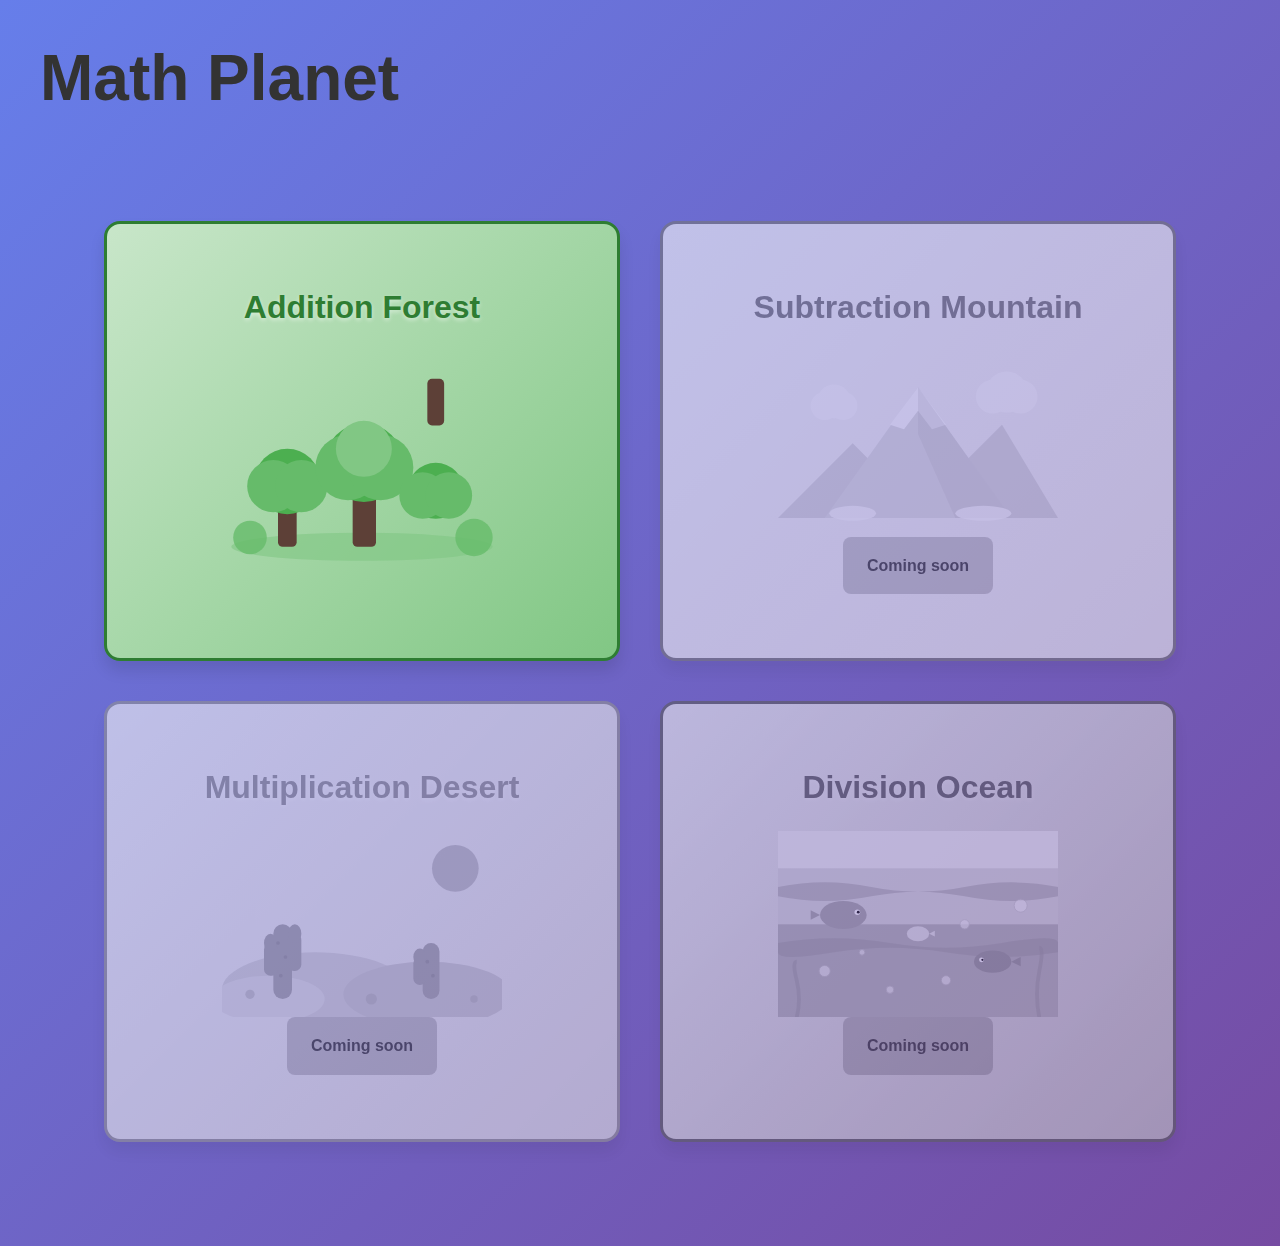
<file: frontend/index.html>
<!DOCTYPE html>
<html lang="en">
<head>
  <meta charset="UTF-8">
  <meta name="viewport" content="width=device-width, initial-scale=1.0">
  <title data-i18n="title">Math Planet</title>
  
  <!-- Styles -->
  <link rel="stylesheet" href="styles/main.css">
  <link rel="stylesheet" href="styles/cards.css">
  
  <!-- Scripts -->
  <script src="scripts/i18n.js" defer></script>
</head>
<body>
  <div class="container">
    <!-- Page Title -->
    <header>
      <h1 data-i18n="title">Math Planet</h1>
    </header>
    
    <!-- World Cards Grid -->
    <main class="world-cards">
      
      <!-- Addition Forest Card (ACTIVE) -->
      <a href="worlds/addition-forest-map.html" 
         class="world-card addition-forest active"
         aria-label="Enter Addition Forest to start learning">
        
        <h2 class="world-card-name" data-i18n="worlds.additionForest">Addition Forest</h2>
        
        <div class="world-card-scenery">
          <!-- SVG Forest Scenery -->
          <svg viewBox="0 0 300 200" xmlns="http://www.w3.org/2000/svg" 
               style="width: 100%; height: 100%; max-width: 280px;">
            <title>Forest scenery with trees and grass</title>
            
            <!-- Grass -->
            <ellipse cx="150" cy="180" rx="140" ry="15" fill="#81C784" opacity="0.6"/>
            
            <!-- Tree 1 (Left) - Trunk -->
            <rect x="60" y="120" width="20" height="60" rx="5" fill="#5D4037"/>
            <!-- Tree 1 - Foliage -->
            <circle cx="70" cy="110" r="35" fill="#4CAF50"/>
            <circle cx="55" cy="115" r="28" fill="#66BB6A"/>
            <circle cx="85" cy="115" r="28" fill="#66BB6A"/>
            
            <!-- Tree 2 (Center) - Trunk -->
            <rect x="140" y="100" width="25" height="80" rx="5" fill="#5D4037"/>
            <!-- Tree 2 - Foliage -->
            <circle cx="152" cy="90" r="42" fill="#4CAF50"/>
            <circle cx="135" cy="95" r="35" fill="#66BB6A"/>
            <circle cx="170" cy="95" r="35" fill="#66BB6A"/>
            <circle cx="152" cy="75" r="30" fill="#81C784"/>
            
            <!-- Tree 3 (Right) - Trunk -->
            <rect x="220" cy="130" width="18" height="50" rx="5" fill="#5D4037"/>
            <!-- Tree 3 - Foliage -->
            <circle cx="229" cy="120" r="30" fill="#4CAF50"/>
            <circle cx="215" cy="125" r="25" fill="#66BB6A"/>
            <circle cx="243" cy="125" r="25" fill="#66BB6A"/>
            
            <!-- Small bushes -->
            <circle cx="30" cy="170" r="18" fill="#66BB6A" opacity="0.8"/>
            <circle cx="270" cy="170" r="20" fill="#66BB6A" opacity="0.8"/>
          </svg>
        </div>
        
        <span class="sr-only">Click to explore Addition Forest</span>
      </a>
      
      <!-- Subtraction Mountain Card (INACTIVE) -->
      <div class="world-card subtraction-mountain inactive"
           aria-disabled="true">
        
        <h2 class="world-card-name" data-i18n="worlds.subtractionMountain">Subtraction Mountain</h2>
        
        <div class="world-card-scenery">
          <!-- SVG Mountain Scenery -->
          <svg viewBox="0 0 300 200" xmlns="http://www.w3.org/2000/svg"
               style="width: 100%; height: 100%; max-width: 280px;">
            <title>Snow-capped mountain with clouds</title>
            
            <!-- Background mountains -->
            <polygon points="0,180 80,100 160,180" fill="#BDBDBD" opacity="0.5"/>
            <polygon points="140,180 240,80 300,180" fill="#BDBDBD" opacity="0.5"/>
            
            <!-- Main mountain -->
            <polygon points="50,180 150,40 250,180" fill="#E0E0E0"/>
            
            <!-- Snow cap on main mountain -->
            <polygon points="120,80 150,40 180,80 165,85 150,65 135,85" fill="#FFFFFF"/>
            
            <!-- Mountain details (shadows) -->
            <polygon points="150,40 250,180 190,180 150,90" fill="#BDBDBD" opacity="0.3"/>
            
            <!-- Clouds -->
            <g opacity="0.7">
              <!-- Cloud 1 -->
              <circle cx="50" cy="60" r="15" fill="#FFFFFF"/>
              <circle cx="60" cy="55" r="18" fill="#FFFFFF"/>
              <circle cx="70" cy="60" r="15" fill="#FFFFFF"/>
              
              <!-- Cloud 2 -->
              <circle cx="230" cy="50" r="18" fill="#FFFFFF"/>
              <circle cx="245" cy="45" r="22" fill="#FFFFFF"/>
              <circle cx="260" cy="50" r="18" fill="#FFFFFF"/>
            </g>
            
            <!-- Snow patches on ground -->
            <ellipse cx="80" cy="175" rx="25" ry="8" fill="#FFFFFF" opacity="0.8"/>
            <ellipse cx="220" cy="175" rx="30" ry="8" fill="#FFFFFF" opacity="0.8"/>
          </svg>
        </div>
        
        <div class="world-card-status" data-i18n="comingSoon">Coming soon</div>
        <span class="sr-only" data-i18n="accessibility.inactiveWorldLabel">Subtraction Mountain - Coming soon</span>
      </div>
      
      <!-- Multiplication Desert Card (INACTIVE) -->
      <div class="world-card multiplication-desert inactive"
           aria-disabled="true">
        
        <h2 class="world-card-name" data-i18n="worlds.multiplicationDesert">Multiplication Desert</h2>
        
        <div class="world-card-scenery">
          <!-- SVG Desert Scenery -->
          <svg viewBox="0 0 300 200" xmlns="http://www.w3.org/2000/svg"
               style="width: 100%; height: 100%; max-width: 280px;">
            <title>Desert with sand dunes and cacti</title>
            
            <!-- Sun -->
            <circle cx="250" cy="40" r="25" fill="#FFA726" opacity="0.8"/>
            
            <!-- Sand dunes -->
            <ellipse cx="100" cy="170" rx="100" ry="40" fill="#FFD54F"/>
            <ellipse cx="220" cy="175" rx="90" ry="35" fill="#FFCA28"/>
            <ellipse cx="50" cy="180" rx="60" ry="25" fill="#FFE082"/>
            
            <!-- Cactus 1 (Left) -->
            <g>
              <!-- Main trunk -->
              <rect x="55" y="100" width="20" height="80" rx="10" fill="#66BB6A"/>
              <!-- Left arm -->
              <rect x="45" y="120" width="15" height="35" rx="7" fill="#66BB6A"/>
              <ellipse cx="52" cy="120" rx="7" ry="10" fill="#66BB6A"/>
              <!-- Right arm -->
              <rect x="70" y="110" width="15" height="40" rx="7" fill="#66BB6A"/>
              <ellipse cx="78" cy="110" rx="7" ry="10" fill="#66BB6A"/>
              <!-- Cactus details -->
              <circle cx="60" cy="120" r="2" fill="#4CAF50"/>
              <circle cx="68" cy="135" r="2" fill="#4CAF50"/>
              <circle cx="63" cy="155" r="2" fill="#4CAF50"/>
            </g>
            
            <!-- Cactus 2 (Right) -->
            <g>
              <!-- Main trunk -->
              <rect x="215" y="120" width="18" height="60" rx="9" fill="#66BB6A"/>
              <!-- Left arm -->
              <rect x="205" y="135" width="14" height="30" rx="7" fill="#66BB6A"/>
              <ellipse cx="212" cy="135" rx="7" ry="9" fill="#66BB6A"/>
              <!-- Cactus details -->
              <circle cx="220" cy="140" r="2" fill="#4CAF50"/>
              <circle cx="226" cy="155" r="2" fill="#4CAF50"/>
            </g>
            
            <!-- Small desert plants -->
            <g opacity="0.6">
              <circle cx="30" cy="175" r="5" fill="#8BC34A"/>
              <circle cx="270" cy="180" r="4" fill="#8BC34A"/>
              <circle cx="160" cy="180" r="6" fill="#8BC34A"/>
            </g>
          </svg>
        </div>
        
        <div class="world-card-status" data-i18n="comingSoon">Coming soon</div>
        <span class="sr-only" data-i18n="accessibility.inactiveWorldLabel">Multiplication Desert - Coming soon</span>
      </div>
      
      <!-- Division Ocean Card (INACTIVE) -->
      <div class="world-card division-ocean inactive"
           aria-disabled="true">
        
        <h2 class="world-card-name" data-i18n="worlds.divisionOcean">Division Ocean</h2>
        
        <div class="world-card-scenery">
          <!-- SVG Ocean Scenery -->
          <svg viewBox="0 0 300 200" xmlns="http://www.w3.org/2000/svg"
               style="width: 100%; height: 100%; max-width: 280px;">
            <title>Ocean waves with fish and bubbles</title>
            
            <!-- Ocean layers -->
            <rect x="0" y="0" width="300" height="200" fill="#E3F2FD"/>
            <rect x="0" y="40" width="300" height="160" fill="#90CAF9" opacity="0.5"/>
            <rect x="0" y="100" width="300" height="100" fill="#42A5F5" opacity="0.6"/>
            
            <!-- Waves -->
            <path d="M0,60 Q50,50 100,60 T200,60 T300,60 L300,70 Q250,80 200,70 T100,70 T0,70 Z" 
                  fill="#64B5F6" opacity="0.7"/>
            <path d="M0,120 Q60,110 120,120 T240,120 T300,120 L300,130 Q240,140 180,130 T60,130 T0,130 Z" 
                  fill="#42A5F5" opacity="0.5"/>
            
            <!-- Fish 1 (Left) -->
            <g>
              <ellipse cx="70" cy="90" rx="25" ry="15" fill="#FF9800"/>
              <polygon points="45,90 35,85 35,95" fill="#FF9800"/>
              <circle cx="85" cy="87" r="3" fill="#FFFFFF"/>
              <circle cx="86" cy="87" r="1.5" fill="#000000"/>
            </g>
            
            <!-- Fish 2 (Right) -->
            <g>
              <ellipse cx="230" cy="140" rx="20" ry="12" fill="#4CAF50"/>
              <polygon points="250,140 260,135 260,145" fill="#4CAF50"/>
              <circle cx="218" cy="138" r="2.5" fill="#FFFFFF"/>
              <circle cx="219" cy="138" r="1.2" fill="#000000"/>
            </g>
            
            <!-- Small fish -->
            <g>
              <ellipse cx="150" cy="110" rx="12" ry="8" fill="#FFEB3B"/>
              <polygon points="162,110 168,107 168,113" fill="#FFEB3B"/>
            </g>
            
            <!-- Bubbles -->
            <g opacity="0.6">
              <circle cx="50" cy="150" r="6" fill="#FFFFFF" stroke="#90CAF9" stroke-width="1"/>
              <circle cx="120" cy="170" r="4" fill="#FFFFFF" stroke="#90CAF9" stroke-width="1"/>
              <circle cx="200" cy="100" r="5" fill="#FFFFFF" stroke="#90CAF9" stroke-width="1"/>
              <circle cx="260" cy="80" r="7" fill="#FFFFFF" stroke="#90CAF9" stroke-width="1"/>
              <circle cx="90" cy="130" r="3" fill="#FFFFFF" stroke="#90CAF9" stroke-width="1"/>
              <circle cx="180" cy="160" r="5" fill="#FFFFFF" stroke="#90CAF9" stroke-width="1"/>
            </g>
            
            <!-- Seaweed at bottom -->
            <g opacity="0.5">
              <path d="M20,200 Q25,180 20,160 T20,140" stroke="#4CAF50" stroke-width="4" fill="none"/>
              <path d="M280,200 Q275,175 280,150 T280,125" stroke="#4CAF50" stroke-width="4" fill="none"/>
            </g>
          </svg>
        </div>
        
        <div class="world-card-status" data-i18n="comingSoon">Coming soon</div>
        <span class="sr-only" data-i18n="accessibility.inactiveWorldLabel">Division Ocean - Coming soon</span>
      </div>
      
    </main>
  </div>
</body>
</html>
</file>
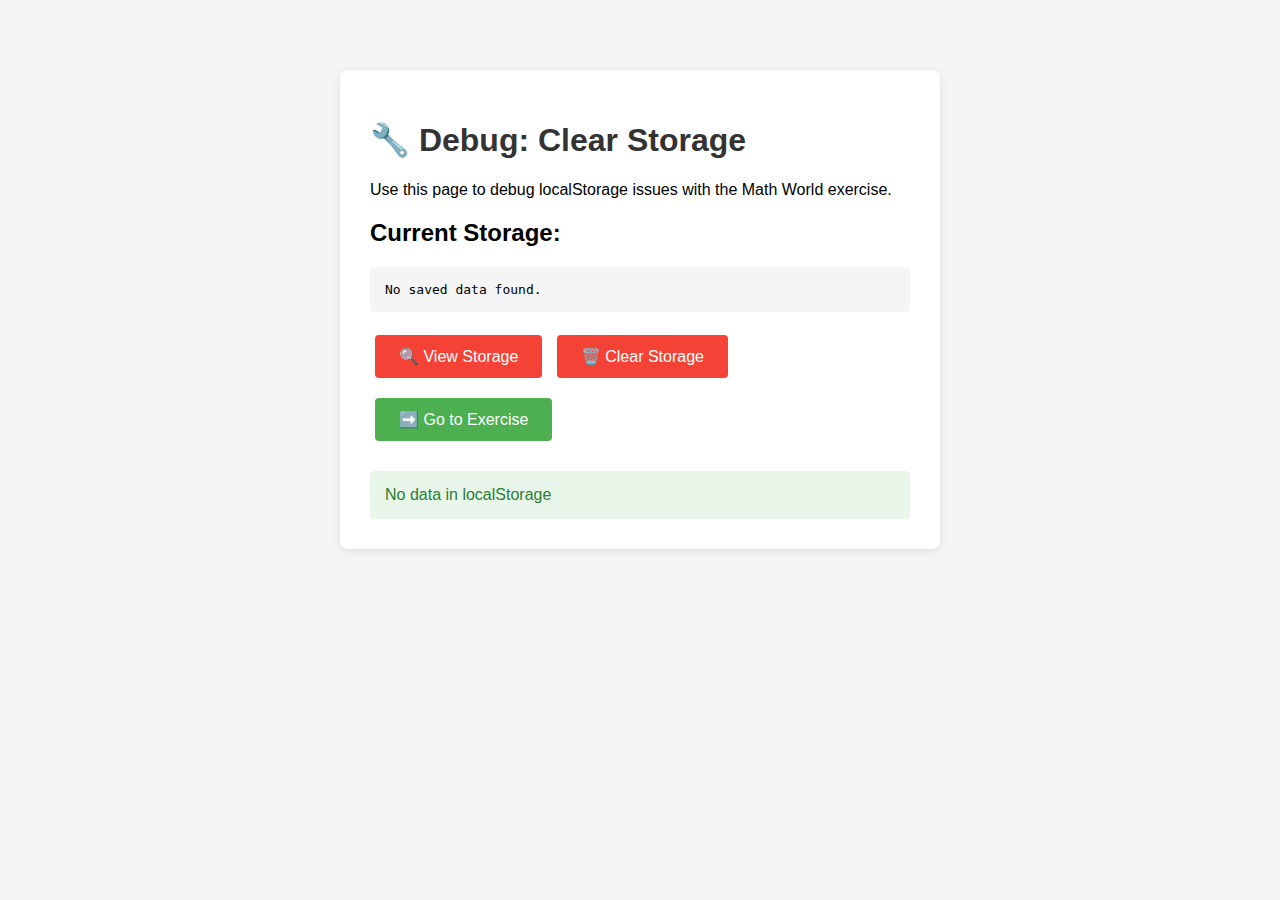
<file: frontend/debug-clear-storage.html>
<!DOCTYPE html>
<html lang="en">
<head>
  <meta charset="UTF-8">
  <meta name="viewport" content="width=device-width, initial-scale=1.0">
  <title>Clear Storage - Math World Debug</title>
  <style>
    body {
      font-family: Arial, sans-serif;
      max-width: 600px;
      margin: 50px auto;
      padding: 20px;
      background: #f5f5f5;
    }
    .container {
      background: white;
      padding: 30px;
      border-radius: 8px;
      box-shadow: 0 2px 8px rgba(0,0,0,0.1);
    }
    h1 {
      color: #333;
    }
    button {
      background: #f44336;
      color: white;
      border: none;
      padding: 12px 24px;
      font-size: 16px;
      border-radius: 4px;
      cursor: pointer;
      margin: 10px 5px;
    }
    button:hover {
      background: #d32f2f;
    }
    .success {
      background: #4CAF50;
    }
    .success:hover {
      background: #45a049;
    }
    #status {
      margin-top: 20px;
      padding: 15px;
      border-radius: 4px;
      display: none;
    }
    #status.show {
      display: block;
    }
    #status.error {
      background: #ffebee;
      color: #c62828;
    }
    #status.success {
      background: #e8f5e9;
      color: #2e7d32;
    }
    pre {
      background: #f5f5f5;
      padding: 15px;
      border-radius: 4px;
      overflow-x: auto;
      max-height: 300px;
    }
  </style>
</head>
<body>
  <div class="container">
    <h1>🔧 Debug: Clear Storage</h1>
    <p>Use this page to debug localStorage issues with the Math World exercise.</p>
    
    <h2>Current Storage:</h2>
    <pre id="storage-content">Loading...</pre>
    
    <div>
      <button onclick="viewStorage()">🔍 View Storage</button>
      <button onclick="clearStorage()">🗑️ Clear Storage</button>
      <button class="success" onclick="goToExercise()">➡️ Go to Exercise</button>
    </div>
    
    <div id="status"></div>
  </div>

  <script>
    const STORAGE_KEY = 'mathworld.additionForest.exercise1';

    function showStatus(message, type) {
      const status = document.getElementById('status');
      status.textContent = message;
      status.className = `show ${type}`;
      setTimeout(() => {
        status.className = '';
      }, 3000);
    }

    function viewStorage() {
      const content = document.getElementById('storage-content');
      const data = localStorage.getItem(STORAGE_KEY);
      
      if (data) {
        try {
          const parsed = JSON.parse(data);
          content.textContent = JSON.stringify(parsed, null, 2);
          showStatus('Storage loaded successfully', 'success');
        } catch (e) {
          content.textContent = `ERROR parsing: ${e.message}\n\nRaw data:\n${data}`;
          showStatus('Storage data is corrupted', 'error');
        }
      } else {
        content.textContent = 'No saved data found.';
        showStatus('No data in localStorage', 'success');
      }
    }

    function clearStorage() {
      if (confirm('Are you sure you want to clear all saved progress?')) {
        localStorage.removeItem(STORAGE_KEY);
        viewStorage();
        showStatus('Storage cleared successfully!', 'success');
      }
    }

    function goToExercise() {
      window.location.href = '/frontend/worlds/addition-forest-map.html';
    }

    // Auto-load on page load
    window.addEventListener('DOMContentLoaded', viewStorage);
  </script>
</body>
</html>
</file>
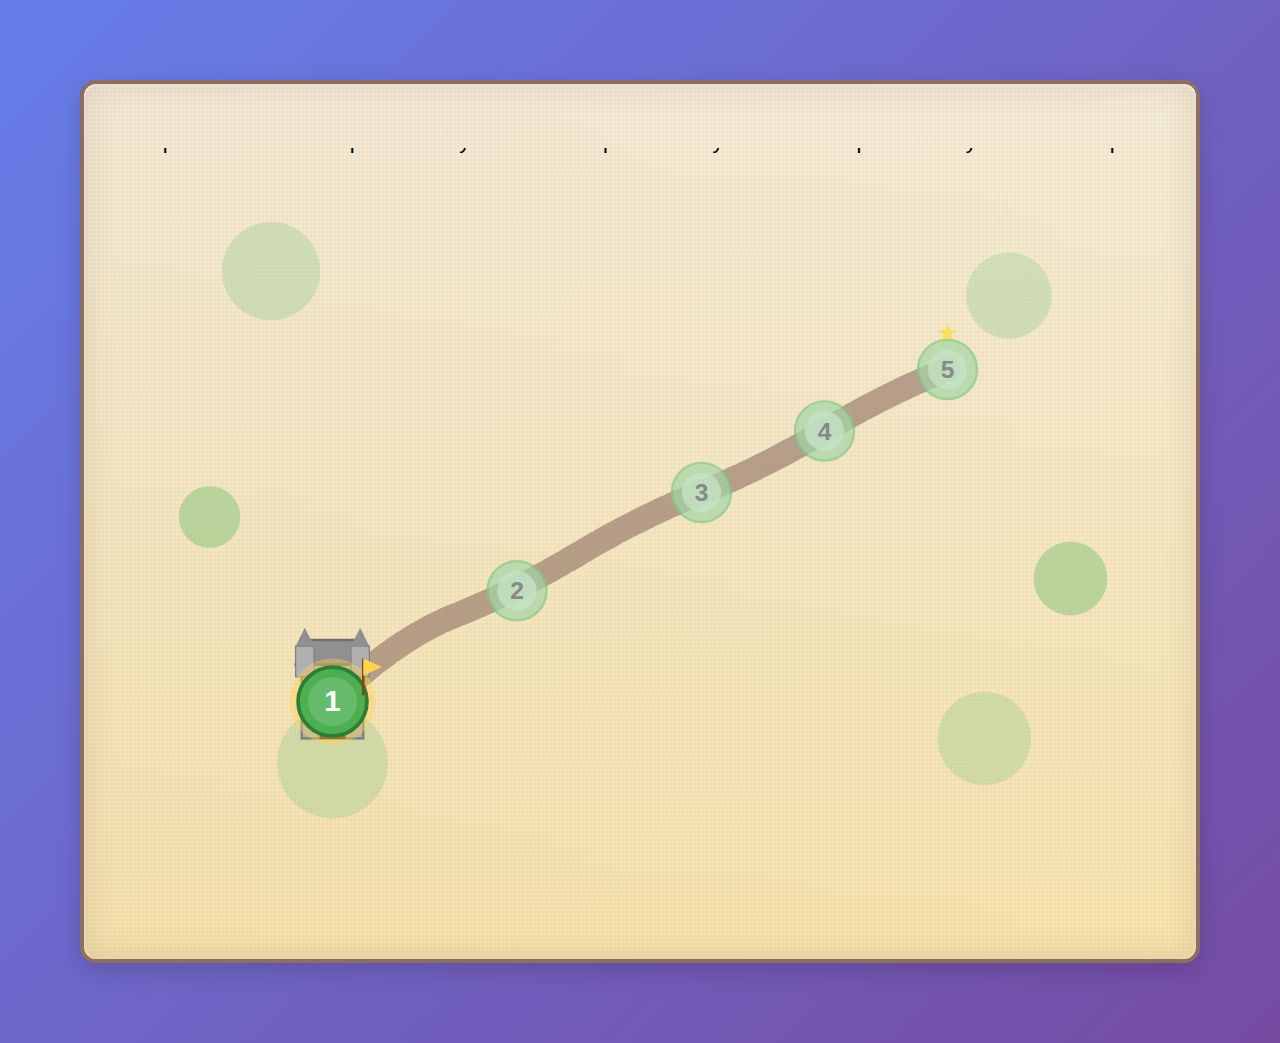
<file: frontend/worlds/addition-forest-map.html>
<!DOCTYPE html>
<html lang="en">
<head>
  <meta charset="UTF-8">
  <meta name="viewport" content="width=device-width, initial-scale=1.0">
  <title data-i18n="additionForest.pageTitle">Addition Forest Map - Math Planet</title>
  
  <!-- Styles -->
  <link rel="stylesheet" href="../styles/main.css">
  <link rel="stylesheet" href="../styles/map.css">
  <link rel="stylesheet" href="../styles/exercise.css">
  
  <!-- Scripts -->
  <script src="../scripts/i18n.js" defer></script>
  <script type="module" src="../scripts/exercise-state.js"></script>
  <script type="module" src="../scripts/question-generator.js"></script>
  <script type="module" src="../scripts/castle-exercise.js"></script>
</head>
<body class="map-page">
  <div class="container">
    <!-- Map Container -->
    <main class="map-container">
      <div class="treasure-map">
        <!-- SVG Map with Path and Spots -->
        <!-- Treasure map viewBox: 800x600 coordinate system -->
        <!-- Path starts bottom-left (150,450) and winds to top-right (650,180) -->
        <!-- Spot 1 is highlighted/active, spots 2-5 are inactive -->
        <svg viewBox="0 0 800 600" xmlns="http://www.w3.org/2000/svg" class="map-svg">
          <title>Addition Forest treasure map with five learning spots</title>
          
          <!-- Decorative forest background elements -->
          <g class="map-background">
            <!-- Trees in background -->
            <circle cx="100" cy="100" r="40" fill="#81C784" opacity="0.3"/>
            <circle cx="700" cy="120" r="35" fill="#81C784" opacity="0.3"/>
            <circle cx="150" cy="500" r="45" fill="#81C784" opacity="0.3"/>
            <circle cx="680" cy="480" r="38" fill="#81C784" opacity="0.3"/>
            
            <!-- Bushes -->
            <circle cx="50" cy="300" r="25" fill="#66BB6A" opacity="0.4"/>
            <circle cx="750" cy="350" r="30" fill="#66BB6A" opacity="0.4"/>
          </g>
          
          <!-- Winding path connecting all spots -->
          <path 
            class="map-path"
            d="M 150 450 Q 200 400, 250 380 T 350 330 Q 400 300, 450 280 T 550 230 Q 600 200, 650 180"
            stroke="#8D6E63"
            stroke-width="20"
            stroke-linecap="round"
            stroke-dasharray="5,5"
            fill="none"
            opacity="0.6"
          />
          
          <!-- Castle (Starting Point) - Interactive Element -->
          <g id="castle-spot" class="map-spot castle-spot" data-spot="castle" role="button" tabindex="0" aria-label="Castle - Starting Point">
            <!-- Castle Structure -->
            <rect x="125" y="420" width="50" height="60" fill="#B0B0B0" stroke="#808080" stroke-width="2"/>
            <polygon points="120,420 180,420 175,400 125,400" fill="#909090" stroke="#707070" stroke-width="2"/>
            
            <!-- Castle Towers -->
            <rect x="120" y="405" width="15" height="25" fill="#B0B0B0" stroke="#808080" stroke-width="1"/>
            <rect x="165" y="405" width="15" height="25" fill="#B0B0B0" stroke="#808080" stroke-width="1"/>
            <polygon points="120,405 127.5,390 135,405" fill="#909090"/>
            <polygon points="165,405 172.5,390 180,405" fill="#909090"/>
            
            <!-- Castle Door -->
            <rect x="140" y="455" width="20" height="25" fill="#654321" stroke="#4A3219" stroke-width="1"/>
            
            <!-- Castle Windows -->
            <rect x="132" y="435" width="10" height="10" fill="#FFE87C" stroke="#D4AF37" stroke-width="1"/>
            <rect x="158" y="435" width="10" height="10" fill="#FFE87C" stroke="#D4AF37" stroke-width="1"/>
            
            <!-- Hover indicator (visible on hover) -->
            <circle cx="150" cy="450" r="40" fill="rgba(255, 215, 0, 0.2)" class="castle-hover-indicator" opacity="0"/>
          </g>
          
          <!-- Spot 1 - Starting Point (HIGHLIGHTED) -->
          <g class="map-spot spot-1 highlighted" transform="translate(150, 450)">
            <circle class="spot-glow" r="35" fill="#FFD54F" opacity="0.4"/>
            <circle class="spot-outer" r="28" fill="#4CAF50" stroke="#2E7D32" stroke-width="3"/>
            <circle class="spot-inner" r="20" fill="#66BB6A"/>
            <text class="spot-number" x="0" y="8" text-anchor="middle" font-size="24" font-weight="bold" fill="#FFFFFF">1</text>
            
            <!-- Flag marker on spot 1 -->
            <g transform="translate(25, -35)">
              <line x1="0" y1="0" x2="0" y2="30" stroke="#8B4513" stroke-width="2"/>
              <path d="M 0 0 L 15 7 L 0 14 Z" fill="#FFD54F"/>
            </g>
          </g>
          
          <!-- Spot 2 - Not yet available -->
          <g class="map-spot spot-2 inactive" transform="translate(300, 360)">
            <circle class="spot-outer" r="24" fill="#A5D6A7" stroke="#81C784" stroke-width="2" opacity="0.7"/>
            <circle class="spot-inner" r="16" fill="#C8E6C9" opacity="0.7"/>
            <text class="spot-number" x="0" y="7" text-anchor="middle" font-size="20" font-weight="bold" fill="#888888">2</text>
          </g>
          
          <!-- Spot 3 - Not yet available -->
          <g class="map-spot spot-3 inactive" transform="translate(450, 280)">
            <circle class="spot-outer" r="24" fill="#A5D6A7" stroke="#81C784" stroke-width="2" opacity="0.7"/>
            <circle class="spot-inner" r="16" fill="#C8E6C9" opacity="0.7"/>
            <text class="spot-number" x="0" y="7" text-anchor="middle" font-size="20" font-weight="bold" fill="#888888">3</text>
          </g>
          
          <!-- Spot 4 - Not yet available -->
          <g class="map-spot spot-4 inactive" transform="translate(550, 230)">
            <circle class="spot-outer" r="24" fill="#A5D6A7" stroke="#81C784" stroke-width="2" opacity="0.7"/>
            <circle class="spot-inner" r="16" fill="#C8E6C9" opacity="0.7"/>
            <text class="spot-number" x="0" y="7" text-anchor="middle" font-size="20" font-weight="bold" fill="#888888">4</text>
          </g>
          
          <!-- Spot 5 - Final destination - Not yet available -->
          <g class="map-spot spot-5 inactive" transform="translate(650, 180)">
            <circle class="spot-outer" r="24" fill="#A5D6A7" stroke="#81C784" stroke-width="2" opacity="0.7"/>
            <circle class="spot-inner" r="16" fill="#C8E6C9" opacity="0.7"/>
            <text class="spot-number" x="0" y="7" text-anchor="middle" font-size="20" font-weight="bold" fill="#888888">5</text>
            
            <!-- Star marker on final spot -->
            <g transform="translate(0, -30)" opacity="0.5">
              <path d="M 0,-8 L 2,-2 L 8,-2 L 3,2 L 5,8 L 0,4 L -5,8 L -3,2 L -8,-2 L -2,-2 Z" fill="#FFD700"/>
            </g>
          </g>
          
          <!-- ARIA labels for accessibility -->
          <text class="sr-only">
            <tspan data-i18n="additionForest.spot1Label">Spot 1 - Start here</tspan>
            <tspan data-i18n="additionForest.spot2Label">Spot 2 - Not yet available</tspan>
            <tspan data-i18n="additionForest.spot3Label">Spot 3 - Not yet available</tspan>
            <tspan data-i18n="additionForest.spot4Label">Spot 4 - Not yet available</tspan>
            <tspan data-i18n="additionForest.spot5Label">Spot 5 - Not yet available</tspan>
          </text>
        </svg>
      </div>
      
      <!-- Exercise Interaction Area (Initially hidden) -->
      <div id="interaction-area" class="interaction-area hidden" role="region" aria-labelledby="exercise-title">
        <!-- Princess Character -->
        <div class="princess-container">
          <svg class="princess-svg" width="100" height="120" viewBox="0 0 100 120" aria-hidden="true">
            <!-- Princess Crown -->
            <polygon points="40,20 50,10 60,20 55,25 45,25" fill="#FFD700" stroke="#FFA000" stroke-width="1"/>
            <circle cx="50" cy="25" r="3" fill="#FF1744"/>
            
            <!-- Princess Head -->
            <circle cx="50" cy="40" r="15" fill="#FFE0BD" stroke="#D4A574" stroke-width="1"/>
            
            <!-- Princess Hair -->
            <path d="M 35 35 Q 35 25, 50 25 Q 65 25, 65 35 Q 65 45, 60 50 L 40 50 Q 35 45, 35 35" fill="#8B4513" stroke="#654321" stroke-width="1"/>
            
            <!-- Princess Eyes -->
            <circle cx="45" cy="40" r="2" fill="#333"/>
            <circle cx="55" cy="40" r="2" fill="#333"/>
            
            <!-- Princess Smile -->
            <path d="M 45 45 Q 50 48, 55 45" stroke="#333" stroke-width="1" fill="none"/>
            
            <!-- Princess Dress -->
            <path d="M 50 55 L 35 100 L 40 100 L 50 75 L 60 100 L 65 100 Z" fill="#FF69B4" stroke="#C2185B" stroke-width="1"/>
            
            <!-- Princess Arms -->
            <line x1="40" y1="60" x2="30" y2="75" stroke="#FFE0BD" stroke-width="4" stroke-linecap="round"/>
            <line x1="60" y1="60" x2="70" y2="75" stroke="#FFE0BD" stroke-width="4" stroke-linecap="round"/>
          </svg>
        </div>
        
        <!-- Princess Message -->
        <div class="princess-message">
          <p id="princess-greeting" data-i18n="additionForest.exercise1.princessGreeting">Welcome to my castle! Let's practice addition together.</p>
        </div>
        
        <!-- Question Display -->
        <div class="question-display">
          <h2 id="exercise-title" class="sr-only" data-i18n="additionForest.exercise1.questionPrompt">Solve this addition problem</h2>
          <div id="question-text" class="question-text" role="text" aria-live="polite"></div>
        </div>
        
        <!-- Answer Input -->
        <div class="answer-input-container">
          <label for="answer-input" class="answer-label" data-i18n="additionForest.exercise1.inputLabel">Your answer:</label>
          <input 
            type="number" 
            id="answer-input" 
            class="answer-input" 
            data-i18n-placeholder="additionForest.exercise1.answerPlaceholder"
            placeholder="Enter your answer"
            aria-describedby="feedback-message"
            min="0"
            max="200"
          />
        </div>
        
        <!-- Submit Button -->
        <button id="submit-button" class="submit-button" data-i18n="additionForest.exercise1.submitButton">Check Answer</button>
        
        <!-- Feedback Message -->
        <div id="feedback-message" class="feedback-message" role="alert" aria-live="assertive"></div>
      </div>
      
    </main>
  </div>
</body>
</html>
</file>
<file: frontend/styles/cards.css>
/* Math Planet - World Card Styles */

/* ========================================
   CARD GRID LAYOUT
   ======================================== */

.world-cards {
  display: grid;
  grid-template-columns: 1fr;
  gap: var(--card-gap);
  padding: var(--spacing-lg);
  width: 100%;
  max-width: 1400px;
  margin: 0 auto;
}

/* Tablet: 2x2 grid */
@media (min-width: 768px) {
  .world-cards {
    grid-template-columns: repeat(2, 1fr);
  }
}

/* Desktop: Constrain max width for better viewing */
@media (min-width: 1200px) {
  .world-cards {
    padding: var(--spacing-xl);
  }
}

/* ========================================
   BASE WORLD CARD STYLES
   ======================================== */

.world-card {
  position: relative;
  min-height: 300px;
  min-width: var(--card-min-width);
  padding: var(--spacing-lg);
  border-radius: var(--border-radius);
  box-shadow: var(--shadow-lg);
  overflow: hidden;
  transition: transform var(--transition-normal),
              box-shadow var(--transition-normal);
  display: flex;
  flex-direction: column;
  justify-content: space-between;
  align-items: center;
  text-decoration: none;
  color: inherit;
}

/* Ensure touch targets meet 44px minimum */
.world-card {
  min-height: max(300px, var(--touch-target-min));
}

/* Hover effect for active cards */
.world-card.active:hover {
  transform: translateY(-8px);
  box-shadow: var(--shadow-xl);
}

/* Active card cursor */
.world-card.active {
  cursor: pointer;
}

/* Inactive card (no cursor, no hover effect) */
.world-card.inactive {
  cursor: default;
  filter: grayscale(100%);
  opacity: 0.6;
  pointer-events: none;
}

/* ========================================
   WORLD CARD CONTENT
   ======================================== */

.world-card-name {
  font-family: var(--font-heading);
  font-size: var(--font-size-card);
  font-weight: 700;
  text-align: center;
  margin-bottom: var(--spacing-md);
  z-index: 2;
  position: relative;
}

.world-card-scenery {
  flex: 1;
  display: flex;
  align-items: center;
  justify-content: center;
  width: 100%;
  position: relative;
  z-index: 1;
}

.world-card-status {
  font-family: var(--font-body);
  font-size: var(--font-size-body);
  font-weight: 600;
  text-align: center;
  padding: var(--spacing-sm) var(--spacing-md);
  background: rgba(0, 0, 0, 0.1);
  border-radius: var(--border-radius-sm);
  z-index: 2;
  position: relative;
}

/* ========================================
   WORLD-SPECIFIC COLOR THEMES
   ======================================== */

/* Addition Forest (Green) */
.world-card.addition-forest {
  background: linear-gradient(135deg, var(--forest-light) 0%, var(--forest-secondary) 100%);
  border: 3px solid var(--forest-accent);
}

.world-card.addition-forest .world-card-name {
  color: var(--forest-accent);
  text-shadow: 0 2px 4px rgba(255, 255, 255, 0.5);
}

/* Subtraction Mountain (White/Gray) */
.world-card.subtraction-mountain {
  background: linear-gradient(135deg, var(--mountain-light) 0%, var(--mountain-primary) 100%);
  border: 3px solid var(--mountain-accent);
}

.world-card.subtraction-mountain .world-card-name {
  color: var(--mountain-accent);
}

/* Multiplication Desert (Yellow) */
.world-card.multiplication-desert {
  background: linear-gradient(135deg, var(--desert-light) 0%, var(--desert-secondary) 100%);
  border: 3px solid var(--desert-accent);
}

.world-card.multiplication-desert .world-card-name {
  color: var(--desert-accent);
  text-shadow: 0 2px 4px rgba(255, 255, 255, 0.5);
}

/* Division Ocean (Blue) */
.world-card.division-ocean {
  background: linear-gradient(135deg, var(--ocean-light) 0%, var(--ocean-secondary) 100%);
  border: 3px solid var(--ocean-accent);
}

.world-card.division-ocean .world-card-name {
  color: var(--ocean-accent);
  text-shadow: 0 2px 4px rgba(255, 255, 255, 0.3);
}

/* ========================================
   INACTIVE CARD STYLES
   ======================================== */

.world-card.inactive .world-card-status {
  background: rgba(0, 0, 0, 0.2);
  color: var(--color-text);
}

/* ========================================
   RESPONSIVE ADJUSTMENTS
   ======================================== */

@media (min-width: 768px) {
  .world-card {
    min-height: 350px;
  }
  
  .world-card-name {
    font-size: 1.75rem;
  }
}

@media (min-width: 1200px) {
  .world-card {
    min-height: 400px;
    padding: var(--spacing-xl);
  }
  
  .world-card-name {
    font-size: 2rem;
  }
}

/* ========================================
   ACCESSIBILITY
   ======================================== */

/* Screen reader only text */
.world-card .sr-only {
  position: absolute;
  width: 1px;
  height: 1px;
  padding: 0;
  margin: -1px;
  overflow: hidden;
  clip: rect(0, 0, 0, 0);
  white-space: nowrap;
  border-width: 0;
}

/* Focus styles already defined in main.css */
/* Ensures focus-visible works properly on cards */
.world-card:focus-visible {
  outline: 3px solid #4A90E2;
  outline-offset: 4px;
}
</file>
<file: frontend/styles/map.css>
/* Math Planet - Map Page Styles - Horizontal Linear Layout */

/* ========================================
   MAP PAGE LAYOUT
   ======================================== */

.map-page {
  min-height: 100vh;
  display: flex;
  flex-direction: column;
}

.map-header {
  text-align: center;
  padding: var(--spacing-lg) var(--spacing-md);
  background: linear-gradient(135deg, var(--forest-light) 0%, var(--forest-secondary) 100%);
  color: var(--forest-accent);
  box-shadow: 0 2px 8px rgba(0, 0, 0, 0.1);
}

.map-header h1 {
  font-family: var(--font-heading);
  font-size: 2.5rem;
  margin: 0;
  text-shadow: 0 2px 4px rgba(255, 255, 255, 0.5);
}

.map-subtitle {
  font-family: var(--font-body);
  font-size: 1.125rem;
  margin-top: var(--spacing-sm);
  color: var(--forest-accent);
  opacity: 0.9;
}

/* ========================================
   MAP CONTAINER - HORIZONTAL LAYOUT
   ======================================== */

.map-container {
  flex: 1;
  display: flex;
  flex-direction: column;
  align-items: center;
  justify-content: center;
  padding: var(--spacing-lg);
  max-width: 1400px; /* Increased from 1200px for wider horizontal layout */
  margin: 0 auto;
  width: 100%;
}

.treasure-map {
  width: 100%;
  max-width: 1200px; /* Increased from 900px to accommodate horizontal 10-station layout */
  background: 
    linear-gradient(135deg, rgba(139, 110, 99, 0.1) 0%, rgba(93, 64, 55, 0.05) 100%),
    linear-gradient(to bottom, #FFF8E1 0%, #FFECB3 100%);
  border-radius: 16px;
  padding: var(--spacing-xl);
  box-shadow: 
    0 8px 24px rgba(0, 0, 0, 0.15),
    inset 0 2px 4px rgba(255, 255, 255, 0.5);
  border: 4px solid #8D6E63;
  position: relative;
  overflow-x: auto; /* Allow horizontal scroll on small screens */
  overflow-y: hidden;
}

/* Parchment texture overlay */
.treasure-map::before {
  content: '';
  position: absolute;
  top: 0;
  left: 0;
  right: 0;
  bottom: 0;
  background: 
    repeating-linear-gradient(
      0deg,
      transparent,
      transparent 2px,
      rgba(139, 110, 99, 0.03) 2px,
      rgba(139, 110, 99, 0.03) 4px
    ),
    repeating-linear-gradient(
      90deg,
      transparent,
      transparent 2px,
      rgba(139, 110, 99, 0.03) 2px,
      rgba(139, 110, 99, 0.03) 4px
    );
  pointer-events: none;
  z-index: 1;
}

/* Aged paper edges effect */
.treasure-map::after {
  content: '';
  position: absolute;
  top: 0;
  left: 0;
  right: 0;
  bottom: 0;
  border-radius: 16px;
  box-shadow: inset 0 0 30px rgba(139, 110, 99, 0.2);
  pointer-events: none;
  z-index: 10; /* Increased from 2, but still allows clicks through */
}

/* ========================================
   MAP SVG STYLING - HORIZONTAL
   ======================================== */

.map-svg {
  width: 100%;
  min-width: 800px; /* Ensure SVG doesn't shrink too much on mobile */
  height: auto;
  position: relative;
  z-index: 100; /* Much higher to ensure it's above all pseudo-elements */
}

.map-path {
  stroke-dasharray: 12 4;
  animation: dash 30s linear infinite;
}

@keyframes dash {
  to {
    stroke-dashoffset: -200;
  }
}

/* ========================================
   MAP STATIONS STYLING (10 stations)
   ======================================== */

.map-spot {
  cursor: pointer;
  transition: all 0.3s ease;
  pointer-events: none; /* Default: not clickable */
}

/* Active station (clickable) */
.map-spot.active {
  pointer-events: auto; /* Override: make clickable */
  cursor: pointer;
}

.map-spot.active .station-indicator {
  stroke: #4CAF50;
  animation: active-pulse 2s ease-in-out infinite;
}

.map-spot.active .station-glow {
  animation: glow-pulse 2s ease-in-out infinite;
}

@keyframes active-pulse {
  0%, 100% {
    stroke-width: 3;
    opacity: 1;
  }
  50% {
    stroke-width: 4;
    opacity: 0.8;
  }
}

@keyframes glow-pulse {
  0%, 100% {
    opacity: 0.1;
    transform: scale(1);
  }
  50% {
    opacity: 0.2;
    transform: scale(1.1);
  }
}

/* Locked stations (not yet available) */
.map-spot.locked {
  pointer-events: none;
  opacity: 0.6;
}

.map-spot.locked text {
  font-size: 16px;
}

/* Completed stations */
.map-spot.completed {
  pointer-events: auto;
  opacity: 1;
}

.map-spot.completed .station-indicator {
  stroke: #FFD700;
  stroke-width: 3;
}

.map-spot.completed .station-glow {
  fill: rgba(255, 215, 0, 0.15);
}

/* Hover effects for active stations */
.map-spot.active:hover .station-indicator {
  stroke: #66BB6A;
  stroke-width: 4;
}

.map-spot.active:focus-visible {
  outline: 3px solid #4A90E2;
  outline-offset: 5px;
  border-radius: 50%;
}

/* ========================================
   NAVIGATION
   ======================================== */

.map-navigation {
  margin-top: var(--spacing-lg);
  text-align: center;
}

.back-button {
  display: inline-block;
  padding: var(--spacing-sm) var(--spacing-lg);
  background: linear-gradient(135deg, var(--forest-secondary) 0%, var(--forest-light) 100%);
  color: var(--forest-accent);
  text-decoration: none;
  border-radius: var(--border-radius);
  font-family: var(--font-body);
  font-weight: 600;
  font-size: 1rem;
  box-shadow: 0 4px 12px rgba(0, 0, 0, 0.1);
  transition: transform var(--transition-normal), box-shadow var(--transition-normal);
  border: 2px solid var(--forest-accent);
}

.back-button:hover {
  transform: translateY(-2px);
  box-shadow: 0 6px 16px rgba(0, 0, 0, 0.15);
}

.back-button:focus-visible {
  outline: 3px solid #4A90E2;
  outline-offset: 4px;
}

/* ========================================
   RESPONSIVE DESIGN - HORIZONTAL SCROLL
   ======================================== */

/* Mobile: horizontal scroll */
@media (max-width: 767px) {
  .map-header h1 {
    font-size: 2rem;
  }
  
  .treasure-map {
    padding: var(--spacing-md);
    border-width: 3px;
    max-width: 100%;
  }
  
  .map-svg {
    min-width: 900px; /* Slightly wider to ensure all stations visible */
  }
  
  .map-container {
    padding: var(--spacing-md);
  }
  
  /* Scroll hint for mobile users */
  .treasure-map::after {
    box-shadow: 
      inset 0 0 30px rgba(139, 110, 99, 0.2),
      inset -20px 0 20px -10px rgba(139, 110, 99, 0.3);
  }
}

/* Tablet: better fit */
@media (min-width: 768px) and (max-width: 1199px) {
  .map-header {
    padding: var(--spacing-xl) var(--spacing-lg);
  }
  
  .map-header h1 {
    font-size: 2.5rem;
  }
  
  .map-subtitle {
    font-size: 1.125rem;
  }
  
  .treasure-map {
    max-width: 95%;
  }
}

/* Desktop: full layout */
@media (min-width: 1200px) {
  .map-header h1 {
    font-size: 3rem;
  }
  
  .map-subtitle {
    font-size: 1.25rem;
  }
  
  .treasure-map {
    max-width: 1200px;
  }
}

/* ========================================
   ACCESSIBILITY
   ======================================== */

.sr-only {
  position: absolute;
  width: 1px;
  height: 1px;
  padding: 0;
  margin: -1px;
  overflow: hidden;
  clip: rect(0, 0, 0, 0);
  white-space: nowrap;
  border-width: 0;
}

/* Keyboard navigation focus */
.map-spot:focus-visible {
  outline: 3px solid #4A90E2;
  outline-offset: 5px;
}

/* Reduce motion for users who prefer it */
@media (prefers-reduced-motion: reduce) {
  .map-path {
    animation: none;
  }
  
  .map-spot.active .station-indicator,
  .map-spot.active .station-glow {
    animation: none;
  }
}
</file>
<file: frontend/styles/exercise.css>
/* Exercise Interaction Styles for Math World */
/* Feature: Interactive Castle Starting Point with Addition Exercises */

/* Castle Hover Effects */
.castle-spot {
  cursor: pointer;
  pointer-events: all !important; /* Override map.css pointer-events: none */
  transition: transform 0.3s ease, filter 0.3s ease;
}

.castle-spot:hover,
.castle-spot:focus {
  transform: scale(1.1);
  filter: brightness(1.2);
}

.castle-spot:hover .castle-hover-indicator,
.castle-spot:focus .castle-hover-indicator {
  opacity: 1;
  animation: pulse 1.5s ease-in-out infinite;
}

@keyframes pulse {
  0%, 100% {
    opacity: 0.3;
    transform: scale(1);
  }
  50% {
    opacity: 0.6;
    transform: scale(1.2);
  }
}

/* Interaction Area */
.interaction-area {
  position: fixed;
  top: 50%;
  left: 50%;
  transform: translate(-50%, -50%);
  background: linear-gradient(135deg, #FFF9E6 0%, #FFE8CC 100%);
  border: 4px solid #D4AF37;
  border-radius: 20px;
  padding: 2rem;
  max-width: 500px;
  width: 90%;
  box-shadow: 0 10px 40px rgba(0, 0, 0, 0.3);
  z-index: 1000;
  transition: opacity 0.3s ease, visibility 0.3s ease;
}

.interaction-area.hidden {
  opacity: 0;
  visibility: hidden;
  pointer-events: none;
}

/* Princess Character */
.princess-container {
  display: flex;
  justify-content: center;
  margin-bottom: 1rem;
}

.princess-svg {
  filter: drop-shadow(0 2px 4px rgba(0, 0, 0, 0.2));
  animation: float 3s ease-in-out infinite;
}

@keyframes float {
  0%, 100% {
    transform: translateY(0px);
  }
  50% {
    transform: translateY(-10px);
  }
}

/* Princess Message */
.princess-message {
  text-align: center;
  margin-bottom: 1.5rem;
  padding: 1rem;
  background: rgba(255, 255, 255, 0.7);
  border-radius: 12px;
  border: 2px solid #FFD700;
}

.princess-message p {
  margin: 0;
  font-size: 1.1rem;
  color: #5D4037;
  font-weight: 500;
}

/* Question Display */
.question-display {
  text-align: center;
  margin-bottom: 1.5rem;
  padding: 1.5rem;
  background: #FFFFFF;
  border-radius: 12px;
  border: 3px solid #4CAF50;
  box-shadow: 0 4px 12px rgba(0, 0, 0, 0.1);
}

.question-text {
  font-size: 2.5rem;
  font-weight: bold;
  color: #2E7D32;
  letter-spacing: 0.05em;
  min-height: 3rem;
  display: flex;
  align-items: center;
  justify-content: center;
}

/* Answer Input */
.answer-input-container {
  margin-bottom: 1rem;
  text-align: center;
}

.answer-label {
  display: block;
  margin-bottom: 0.5rem;
  font-size: 1.1rem;
  font-weight: 600;
  color: #5D4037;
}

.answer-input {
  width: 100%;
  max-width: 200px;
  padding: 0.75rem;
  font-size: 1.5rem;
  text-align: center;
  border: 3px solid #81C784;
  border-radius: 8px;
  background: #FFFFFF;
  transition: border-color 0.3s ease, box-shadow 0.3s ease;
}

.answer-input:focus {
  outline: none;
  border-color: #4CAF50;
  box-shadow: 0 0 0 3px rgba(76, 175, 80, 0.2);
}

/* Submit Button */
.submit-button {
  width: 100%;
  padding: 1rem;
  font-size: 1.2rem;
  font-weight: bold;
  color: #FFFFFF;
  background: linear-gradient(135deg, #4CAF50 0%, #66BB6A 100%);
  border: none;
  border-radius: 8px;
  cursor: pointer;
  transition: transform 0.2s ease, box-shadow 0.2s ease;
  margin-bottom: 1rem;
}

.submit-button:hover {
  transform: translateY(-2px);
  box-shadow: 0 6px 16px rgba(76, 175, 80, 0.4);
}

.submit-button:active {
  transform: translateY(0);
}

.submit-button:disabled {
  opacity: 0.5;
  cursor: not-allowed;
  transform: none;
}

/* Feedback Message */
.feedback-message {
  text-align: center;
  padding: 1rem;
  border-radius: 8px;
  font-size: 1.1rem;
  font-weight: 600;
  min-height: 3rem;
  display: flex;
  align-items: center;
  justify-content: center;
  transition: opacity 0.3s ease;
}

.feedback-message:empty {
  padding: 0;
  min-height: 0;
}

.feedback-message.correct {
  background: #C8E6C9;
  color: #2E7D32;
  border: 2px solid #4CAF50;
}

.feedback-message.incorrect {
  background: #FFCDD2;
  color: #C62828;
  border: 2px solid #F44336;
}

/* Screen Reader Only */
.sr-only {
  position: absolute;
  width: 1px;
  height: 1px;
  padding: 0;
  margin: -1px;
  overflow: hidden;
  clip: rect(0, 0, 0, 0);
  white-space: nowrap;
  border-width: 0;
}

/* Responsive Design */
@media (max-width: 768px) {
  .interaction-area {
    padding: 1.5rem;
    width: 95%;
  }
  
  .question-text {
    font-size: 2rem;
  }
  
  .answer-input {
    font-size: 1.25rem;
  }
  
  .submit-button {
    font-size: 1.1rem;
  }
}

@media (max-width: 480px) {
  .interaction-area {
    padding: 1rem;
  }
  
  .princess-svg {
    width: 80px;
    height: 96px;
  }
  
  .question-text {
    font-size: 1.75rem;
  }
  
  .answer-input {
    font-size: 1.1rem;
    max-width: 150px;
  }
}
</file>
<file: frontend/styles/main.css>
/* Math Planet - Main Styles */

/* ========================================
   CSS RESET & BASE STYLES
   ======================================== */

*, *::before, *::after {
  box-sizing: border-box;
  margin: 0;
  padding: 0;
}

html {
  font-size: 16px;
  -webkit-font-smoothing: antialiased;
  -moz-osx-font-smoothing: grayscale;
}

body {
  min-height: 100vh;
  font-family: var(--font-body);
  font-size: var(--font-size-base);
  line-height: 1.6;
  color: var(--color-text);
  background: linear-gradient(135deg, #667eea 0%, #764ba2 100%);
}

/* ========================================
   GOOGLE FONTS
   ======================================== */

@import url('https://fonts.googleapis.com/css2?family=Fredoka:wght@400;700&family=Nunito:wght@400;600&display=swap');

/* ========================================
   CSS CUSTOM PROPERTIES
   ======================================== */

:root {
  /* Typography */
  --font-heading: 'Fredoka', sans-serif;
  --font-body: 'Nunito', sans-serif;
  --font-size-base: 16px;
  --font-size-title: 3rem;
  --font-size-card: 1.5rem;
  --font-size-body: 1rem;
  
  /* Colors - Global */
  --color-text: #333;
  --color-text-light: #666;
  --color-background: #f5f5f5;
  --color-white: #ffffff;
  
  /* Colors - Addition Forest (Green) */
  --forest-primary: #4CAF50;
  --forest-secondary: #81C784;
  --forest-accent: #2E7D32;
  --forest-light: #C8E6C9;
  
  /* Colors - Subtraction Mountain (White/Gray) */
  --mountain-primary: #EEEEEE;
  --mountain-secondary: #BDBDBD;
  --mountain-accent: #757575;
  --mountain-light: #FAFAFA;
  
  /* Colors - Multiplication Desert (Yellow) */
  --desert-primary: #FFD54F;
  --desert-secondary: #FFE082;
  --desert-accent: #F57F17;
  --desert-light: #FFF9C4;
  
  /* Colors - Division Ocean (Blue) */
  --ocean-primary: #42A5F5;
  --ocean-secondary: #90CAF9;
  --ocean-accent: #1565C0;
  --ocean-light: #E3F2FD;
  
  /* Spacing */
  --spacing-xs: 0.5rem;
  --spacing-sm: 1rem;
  --spacing-md: 1.5rem;
  --spacing-lg: 2rem;
  --spacing-xl: 3rem;
  
  /* Layout */
  --card-min-width: 300px;
  --card-gap: 2rem;
  --touch-target-min: 44px;
  --border-radius: 16px;
  --border-radius-sm: 8px;
  
  /* Shadows */
  --shadow-sm: 0 2px 4px rgba(0, 0, 0, 0.1);
  --shadow-md: 0 4px 6px rgba(0, 0, 0, 0.1);
  --shadow-lg: 0 10px 15px rgba(0, 0, 0, 0.1);
  --shadow-xl: 0 20px 25px rgba(0, 0, 0, 0.15);
  
  /* Transitions */
  --transition-fast: 150ms ease;
  --transition-normal: 300ms ease;
  --transition-slow: 500ms ease;
}

/* ========================================
   KEYBOARD FOCUS STYLES
   ======================================== */

*:focus {
  outline: none;
}

*:focus-visible {
  outline: 3px solid #4A90E2;
  outline-offset: 4px;
  border-radius: var(--border-radius-sm);
}

/* Ensure focus is visible for keyboard navigation */
a:focus-visible,
button:focus-visible {
  outline: 3px solid #4A90E2;
  outline-offset: 4px;
}

/* ========================================
   RESPONSIVE BREAKPOINTS
   ======================================== */

/* Tablet and up (768px+) */
@media (min-width: 768px) {
  :root {
    --font-size-title: 3.5rem;
    --spacing-lg: 2.5rem;
    --spacing-xl: 4rem;
  }
}

/* Desktop and up (1200px+) */
@media (min-width: 1200px) {
  :root {
    --font-size-title: 4rem;
    --card-gap: 2.5rem;
  }
  
  body {
    font-size: 18px;
  }
}

/* ========================================
   TYPOGRAPHY
   ======================================== */

h1, h2, h3, h4, h5, h6 {
  font-family: var(--font-heading);
  font-weight: 700;
  line-height: 1.2;
  color: var(--color-text);
}

h1 {
  font-size: var(--font-size-title);
  margin-bottom: var(--spacing-lg);
}

p {
  margin-bottom: var(--spacing-sm);
}

/* ========================================
   UTILITY CLASSES
   ======================================== */

.visually-hidden {
  position: absolute;
  width: 1px;
  height: 1px;
  margin: -1px;
  padding: 0;
  overflow: hidden;
  clip: rect(0, 0, 0, 0);
  white-space: nowrap;
  border: 0;
}

.container {
  width: 100%;
  max-width: 1400px;
  margin: 0 auto;
  padding: var(--spacing-lg);
}

/* ========================================
   ACCESSIBILITY
   ======================================== */

/* Reduce motion for users who prefer it */
@media (prefers-reduced-motion: reduce) {
  *, *::before, *::after {
    animation-duration: 0.01ms !important;
    animation-iteration-count: 1 !important;
    transition-duration: 0.01ms !important;
  }
}
</file>
